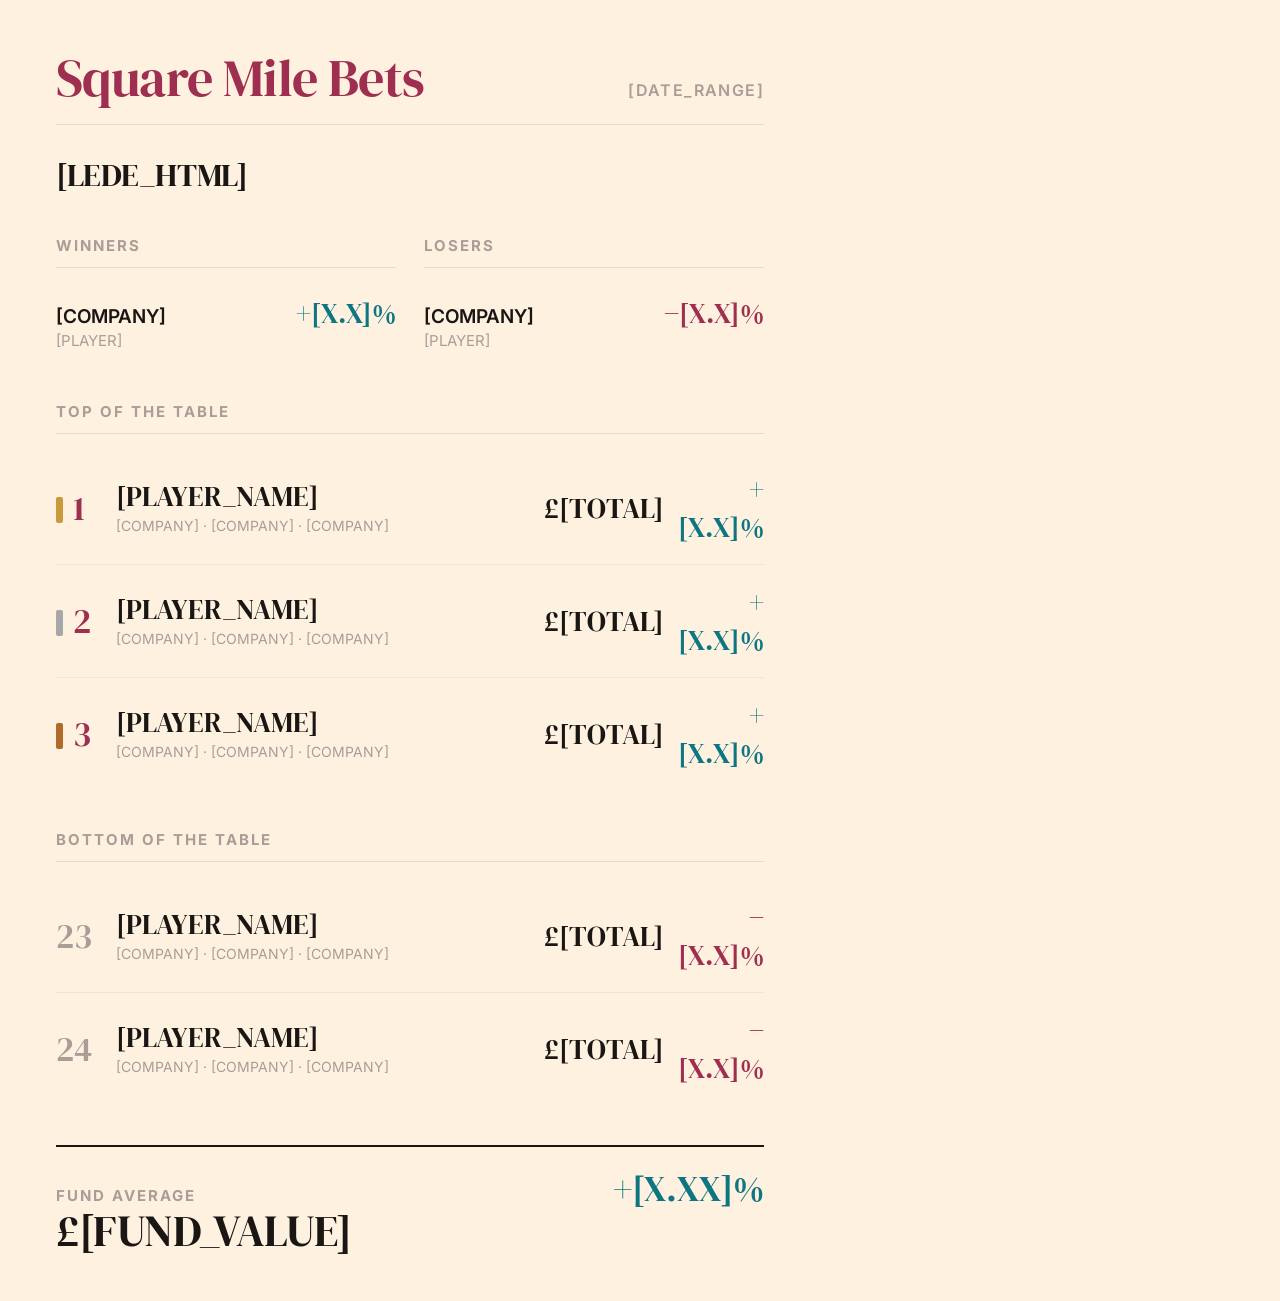
<file: daily-digest/card-template.html>
<!--
  Square Mile Bets — digest card template (MOBILE-OPTIMISED at 820px wide).
  Claude: fill in the bracketed placeholders with real values, then save as card.html.
  Keep all markup/classes intact AND do NOT change the body width — the layout
  is tuned for WhatsApp group display on phones. A wider card becomes unreadable
  when compressed into a phone bubble.
  For winners/losers/leaderboard rows, copy the example row pattern and repeat.
-->
<!doctype html>
<html>
<head>
<meta charset="utf-8" />
<link rel="preconnect" href="https://fonts.googleapis.com">
<link rel="preconnect" href="https://fonts.gstatic.com" crossorigin>
<link href="https://fonts.googleapis.com/css2?family=DM+Serif+Display:ital@0;1&family=Inter:wght@400;500;600;700&display=swap" rel="stylesheet">
<style>
  * { box-sizing: border-box; margin: 0; padding: 0; }
  body {
    width: 820px;
    background: #FFF1E0;
    font-family: 'Inter', -apple-system, sans-serif;
    color: #1A1614;
    padding: 52px 56px 48px 56px;
    -webkit-font-smoothing: antialiased;
  }
  .topbar {
    display: flex;
    justify-content: space-between;
    align-items: baseline;
    border-bottom: 1px solid #E6D9CE;
    padding-bottom: 20px;
    margin-bottom: 30px;
  }
  .brand {
    font-family: 'DM Serif Display', serif;
    font-size: 52px;
    color: #9E2F50;
    letter-spacing: -0.6px;
    line-height: 1;
  }
  .date {
    font-family: 'Inter', sans-serif;
    font-weight: 600;
    font-size: 16px;
    color: #A69E97;
    text-transform: uppercase;
    letter-spacing: 1.4px;
  }
  .lede {
    font-family: 'DM Serif Display', serif;
    font-size: 32px;
    line-height: 1.28;
    color: #1A1614;
    margin-bottom: 40px;
    letter-spacing: -0.3px;
  }
  .lede .accent { color: #9E2F50; font-style: italic; }

  .section-title {
    font-family: 'Inter', sans-serif;
    font-size: 15px;
    font-weight: 700;
    text-transform: uppercase;
    letter-spacing: 2px;
    color: #A69E97;
    margin-bottom: 18px;
    padding-bottom: 12px;
    border-bottom: 1px solid #E6D9CE;
  }

  .movers {
    display: grid;
    grid-template-columns: 1fr 1fr;
    gap: 28px;
    margin-bottom: 40px;
  }
  .mover-col h3 {
    font-family: 'Inter', sans-serif;
    font-size: 15px;
    font-weight: 700;
    text-transform: uppercase;
    letter-spacing: 2px;
    color: #A69E97;
    margin-bottom: 14px;
    padding-bottom: 12px;
    border-bottom: 1px solid #E6D9CE;
  }
  .mover-row {
    display: flex;
    justify-content: space-between;
    align-items: baseline;
    padding: 12px 0;
  }
  .mover-name {
    font-size: 19px;
    font-weight: 600;
    color: #1A1614;
    line-height: 1.2;
  }
  .mover-name .player {
    color: #A69E97;
    font-weight: 400;
    font-size: 15px;
    display: block;
    margin-top: 3px;
  }
  .mover-pct {
    font-family: 'DM Serif Display', serif;
    font-size: 28px;
    letter-spacing: -0.2px;
    white-space: nowrap;
    padding-left: 12px;
  }
  .pos { color: #0D7680; }
  .neg { color: #9E2F50; }

  .leaderboard { margin-bottom: 40px; }
  .lb-row {
    display: grid;
    grid-template-columns: 60px 1fr 120px 100px;
    align-items: center;
    padding: 18px 0;
    border-bottom: 1px solid #F0E4D7;
  }
  .lb-row:last-child { border-bottom: none; }
  .lb-rank {
    font-family: 'DM Serif Display', serif;
    font-size: 34px;
    color: #A69E97;
    letter-spacing: -0.3px;
    line-height: 1;
  }
  .lb-rank.top { color: #9E2F50; }
  .lb-rank .marker {
    display: inline-block;
    width: 7px;
    height: 26px;
    margin-right: 10px;
    vertical-align: -3px;
    border-radius: 2px;
  }
  .marker-gold   { background: #C99A3B; }
  .marker-silver { background: #A7A7A7; }
  .marker-bronze { background: #B06A2A; }
  .lb-name {
    font-family: 'DM Serif Display', serif;
    font-size: 28px;
    color: #1A1614;
    letter-spacing: -0.2px;
    line-height: 1.1;
  }
  .lb-picks {
    font-size: 14px;
    color: #A69E97;
    display: block;
    margin-top: 5px;
    font-family: 'Inter', sans-serif;
  }
  .lb-value {
    font-family: 'DM Serif Display', serif;
    font-size: 28px;
    text-align: right;
    color: #1A1614;
  }
  .lb-pct {
    font-family: 'DM Serif Display', serif;
    font-size: 28px;
    text-align: right;
  }

  .divider-bottom {
    border-top: 2px solid #1A1614;
    padding-top: 24px;
    display: flex;
    justify-content: space-between;
    align-items: baseline;
  }
  .fund-label {
    font-family: 'Inter', sans-serif;
    font-size: 15px;
    font-weight: 700;
    text-transform: uppercase;
    letter-spacing: 2px;
    color: #A69E97;
    margin-bottom: 4px;
  }
  .fund-value {
    font-family: 'DM Serif Display', serif;
    font-size: 44px;
    color: #1A1614;
    letter-spacing: -0.4px;
    line-height: 1;
  }
  .fund-pct {
    font-family: 'DM Serif Display', serif;
    font-size: 36px;
    color: #0D7680;
    line-height: 1;
  }
</style>
</head>
<body>

  <div class="topbar">
    <div class="brand">Square Mile Bets</div>
    <!-- DATE string e.g. "Midweek · 21–22 Apr" (uppercased by CSS). Keep compact. -->
    <div class="date">[DATE_RANGE]</div>
  </div>

  <!--
    LEDE: 1–2 short sentences of market colour. Wrap 1–2 punchy phrases
    in <span class="accent">...</span> to highlight them (claret italic).
  -->
  <div class="lede">
    [LEDE_HTML]
  </div>

  <div class="movers">
    <div class="mover-col">
      <h3>Winners</h3>
      <!-- Repeat 4–5 winner rows. COMPANY = API `name` field (or bare ticker if null). Example row: -->
      <div class="mover-row">
        <div class="mover-name">[COMPANY]<span class="player">[PLAYER]</span></div>
        <div class="mover-pct pos">+[X.X]%</div>
      </div>
    </div>
    <div class="mover-col">
      <h3>Losers</h3>
      <!-- Repeat 4–5 loser rows. Note minus sign is U+2212, not a hyphen: -->
      <div class="mover-row">
        <div class="mover-name">[COMPANY]<span class="player">[PLAYER]</span></div>
        <div class="mover-pct neg">−[X.X]%</div>
      </div>
    </div>
  </div>

  <div class="leaderboard">
    <div class="section-title">Top of the table</div>
    <!-- 3 rows: gold / silver / bronze markers. Picks joined by " · ". -->
    <div class="lb-row">
      <div class="lb-rank top"><span class="marker marker-gold"></span>1</div>
      <div>
        <div class="lb-name">[PLAYER_NAME]</div>
        <span class="lb-picks">[COMPANY] · [COMPANY] · [COMPANY]</span>
      </div>
      <div class="lb-value">£[TOTAL]</div>
      <div class="lb-pct pos">+[X.X]%</div>
    </div>
    <div class="lb-row">
      <div class="lb-rank top"><span class="marker marker-silver"></span>2</div>
      <div>
        <div class="lb-name">[PLAYER_NAME]</div>
        <span class="lb-picks">[COMPANY] · [COMPANY] · [COMPANY]</span>
      </div>
      <div class="lb-value">£[TOTAL]</div>
      <div class="lb-pct pos">+[X.X]%</div>
    </div>
    <div class="lb-row">
      <div class="lb-rank top"><span class="marker marker-bronze"></span>3</div>
      <div>
        <div class="lb-name">[PLAYER_NAME]</div>
        <span class="lb-picks">[COMPANY] · [COMPANY] · [COMPANY]</span>
      </div>
      <div class="lb-value">£[TOTAL]</div>
      <div class="lb-pct pos">+[X.X]%</div>
    </div>
  </div>

  <div class="leaderboard">
    <div class="section-title">Bottom of the table</div>
    <!-- 2 rows: rank 23, rank 24 (or whatever the bottom two are). Use .neg on lb-pct when negative. -->
    <div class="lb-row">
      <div class="lb-rank">23</div>
      <div>
        <div class="lb-name">[PLAYER_NAME]</div>
        <span class="lb-picks">[COMPANY] · [COMPANY] · [COMPANY]</span>
      </div>
      <div class="lb-value">£[TOTAL]</div>
      <div class="lb-pct neg">−[X.X]%</div>
    </div>
    <div class="lb-row">
      <div class="lb-rank">24</div>
      <div>
        <div class="lb-name">[PLAYER_NAME]</div>
        <span class="lb-picks">[COMPANY] · [COMPANY] · [COMPANY]</span>
      </div>
      <div class="lb-value">£[TOTAL]</div>
      <div class="lb-pct neg">−[X.X]%</div>
    </div>
  </div>

  <div class="divider-bottom">
    <div>
      <div class="fund-label">Fund Average</div>
      <div class="fund-value">£[FUND_VALUE]</div>
    </div>
    <!-- Use .pos or .neg depending on sign -->
    <div class="fund-pct pos">+[X.XX]%</div>
  </div>

</body>
</html>
</file>
